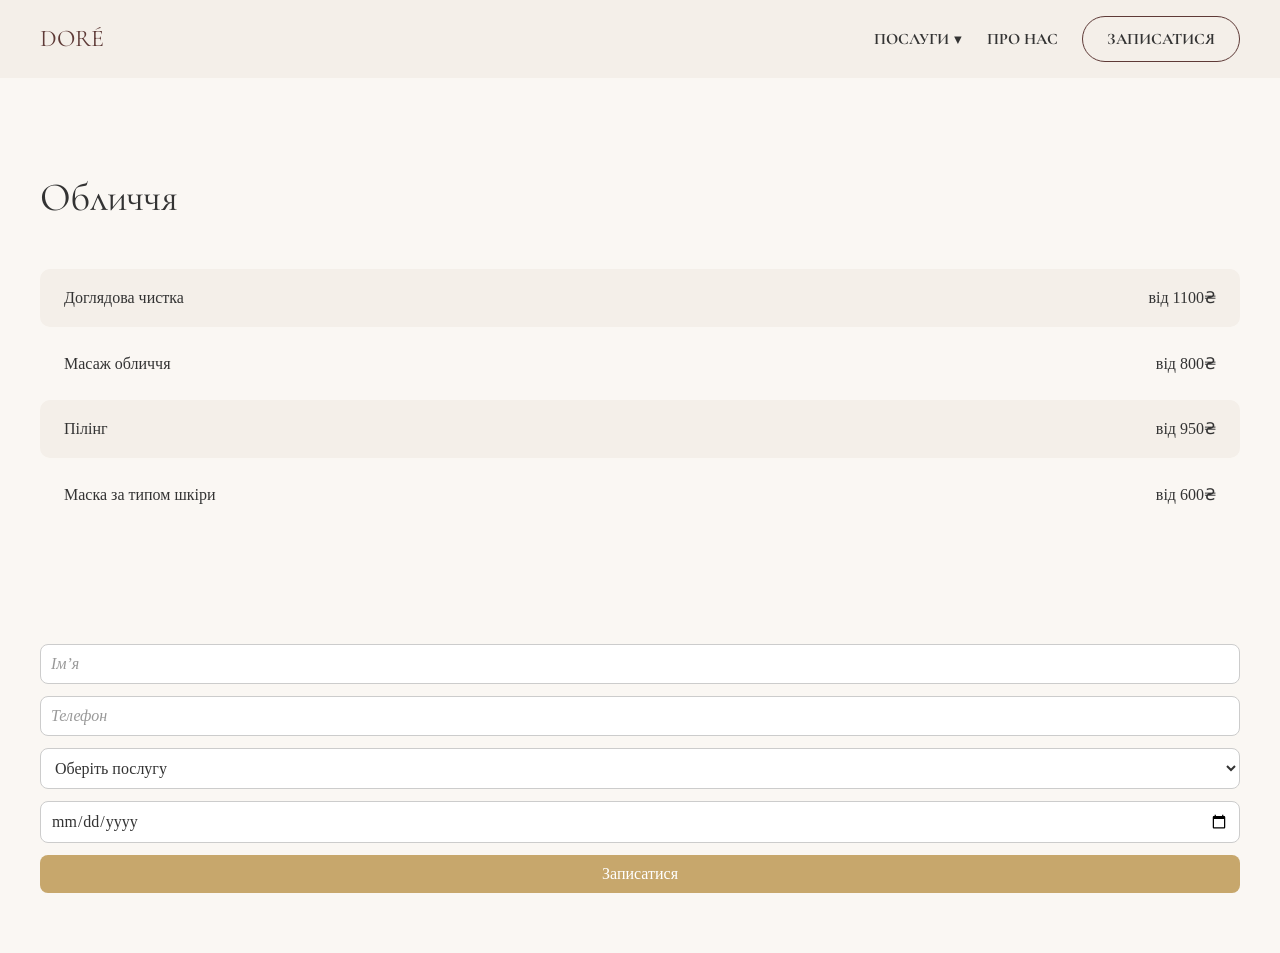
<file: face.html>
<!DOCTYPE html>
<html lang="uk">
<head>
  <meta charset="UTF-8" />
  <meta name="viewport" content="width=device-width, initial-scale=1.0"/>
  <title>Послуги — Обличчя | DORÉ</title>
  <link rel="stylesheet" href="../visual.css" />
  <link href="https://fonts.googleapis.com/css2?family=Cormorant+Garamond&family=Libre+Baskerville&display=swap" rel="stylesheet" />
</head>
<body>
  <header>
    <div class="navbar">
        <a href="index.html" class="logo">DORÉ</a>
      <ul class="nav-menu">
        <li class="dropdown">
          <a href="#">Послуги ▼</a>
          <ul class="dropdown-menu">
            <li><a href="hair.html">Волосся</a></li>
            <li><a href="nails.html">Нігті</a></li>
            <li><a href="face.html">Обличчя</a></li>
            <li><a href="massage.html">Масаж</a></li>
          </ul>
        </li>
        <li><a href="../about.html">Про нас</a></li>
        <li><a href="../#signup" class="signup-btn">Записатися</a></li>
      </ul>
    </div>
  </header>

  <main class="services-category">
    <h1>Обличчя</h1>

    <div class="services-list">
      <div class="service-row">
        <span class="service-name">Доглядова чистка</span>
        <span class="service-price">від 1100₴</span>
      </div>
      <div class="service-row">
        <span class="service-name">Масаж обличчя</span>
        <span class="service-price">від 800₴</span>
      </div>
      <div class="service-row">
        <span class="service-name">Пілінг</span>
        <span class="service-price">від 950₴</span>
      </div>
      <div class="service-row">
        <span class="service-name">Маска за типом шкіри</span>
        <span class="service-price">від 600₴</span>
      </div>
    </div>
  </main>

  <section class="signup">
    <form class="booking-form" action="/send-booking" method="POST">
      <input type="text" name="name" placeholder="Ім’я" required />
      <input type="tel" name="phone" placeholder="Телефон" required />
      <select name="service">
        <option disabled selected>Оберіть послугу</option>
        <option>Доглядова чистка</option>
        <option>Масаж обличчя</option>
        <option>Пілінг</option>
        <option>Маска за типом шкіри</option>
      </select>
      <input type="date" name="date" />
      <button type="submit">Записатися</button>
    </form>
  </section>
</body>
</html>
</file>
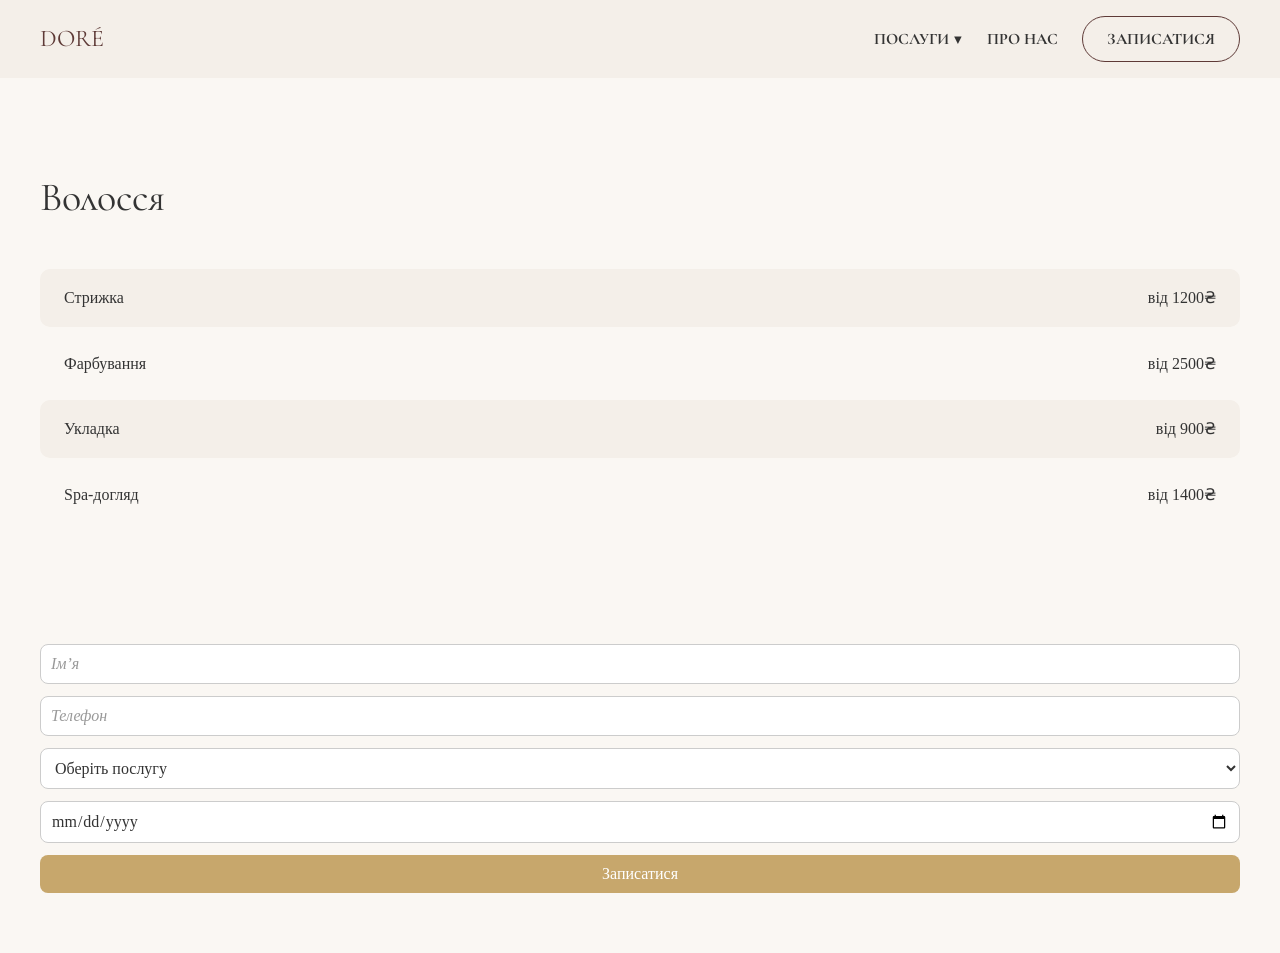
<file: hair.html>
<!DOCTYPE html>
<html lang="uk">
<head>
  <meta charset="UTF-8" />
  <meta name="viewport" content="width=device-width, initial-scale=1.0"/>
  <title>Послуги — Волосся | DORÉ</title>
  <link rel="stylesheet" href="../visual.css" />
  <link href="https://fonts.googleapis.com/css2?family=Cormorant+Garamond&family=Libre+Baskerville&display=swap" rel="stylesheet" />
</head>
<body>
  <header>
    <div class="navbar">
        <a href="index.html" class="logo">DORÉ</a>
      <ul class="nav-menu">
        <li class="dropdown">
          <a href="#">Послуги ▼</a>
          <ul class="dropdown-menu">
            <li><a href="hair.html">Волосся</a></li>
            <li><a href="nails.html">Нігті</a></li>
            <li><a href="face.html">Обличчя</a></li>
            <li><a href="massage.html">Масаж</a></li>
          </ul>
        </li>
        <li><a href="../about.html">Про нас</a></li>
        <li><a href="../#signup" class="signup-btn">Записатися</a></li>
      </ul>
    </div>
  </header>

  <main class="services-category">
    <h1>Волосся</h1>

    <div class="services-list">
      <div class="service-row">
        <span class="service-name">Стрижка</span>
        <span class="service-price">від 1200₴</span>
      </div>
      <div class="service-row">
        <span class="service-name">Фарбування</span>
        <span class="service-price">від 2500₴</span>
      </div>
      <div class="service-row">
        <span class="service-name">Укладка</span>
        <span class="service-price">від 900₴</span>
      </div>
      <div class="service-row">
        <span class="service-name">Spa-догляд</span>
        <span class="service-price">від 1400₴</span>
      </div>
    </div>
  </main>

  <section class="signup">
    <form class="booking-form" action="/send-booking" method="POST">
      <input type="text" name="name" placeholder="Ім’я" required />
      <input type="tel" name="phone" placeholder="Телефон" required />
      <select name="service">
        <option disabled selected>Оберіть послугу</option>
        <option>Стрижка</option>
        <option>Фарбування</option>
        <option>Укладка</option>
        <option>Spa-догляд</option>
      </select>
      <input type="date" name="date" />
      <button type="submit">Записатися</button>
    </form>
  </section>
</body>
</html>
</file>
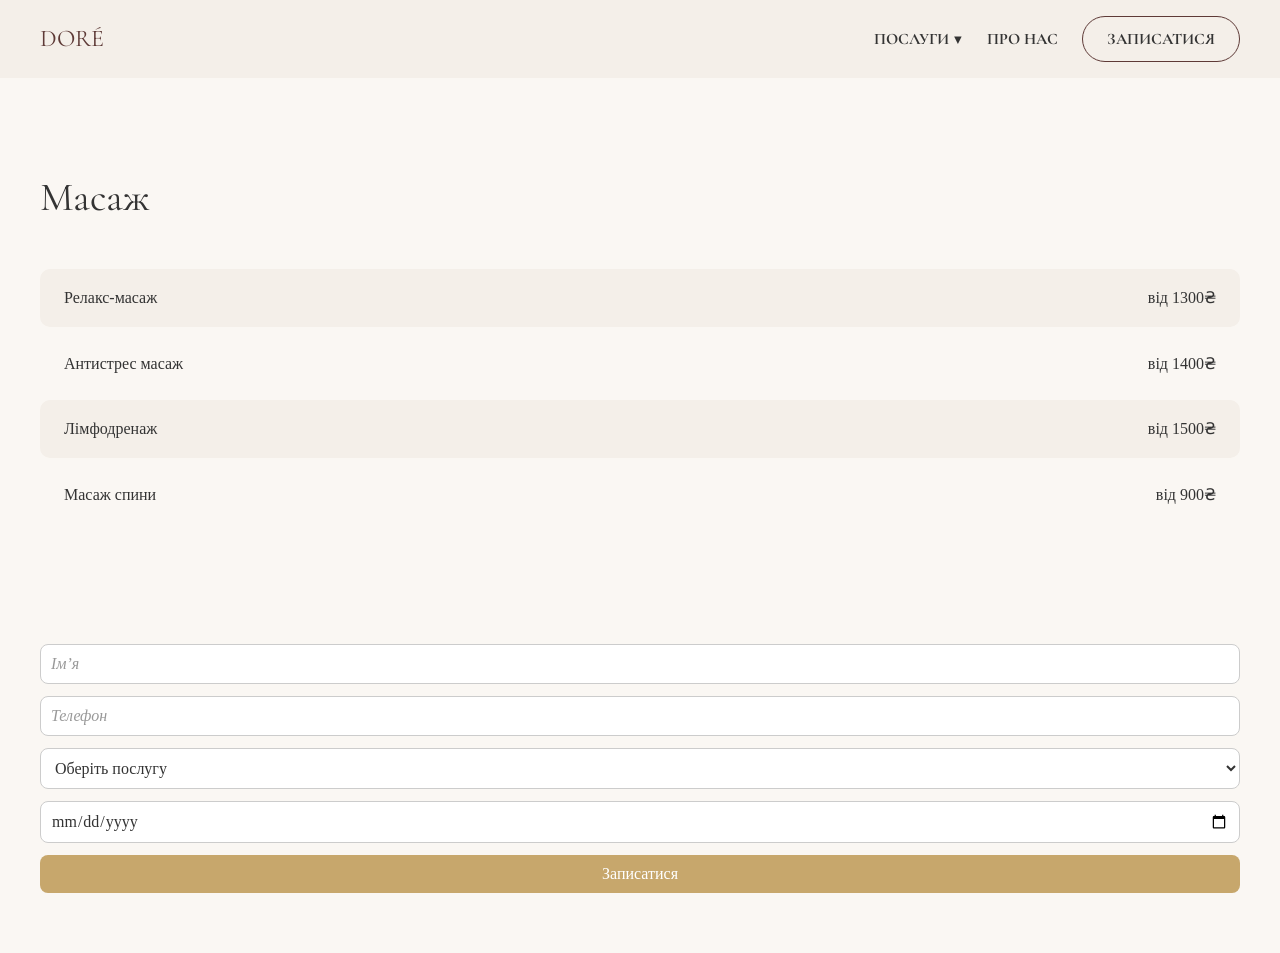
<file: massage.html>
<!DOCTYPE html>
<html lang="uk">
<head>
  <meta charset="UTF-8" />
  <meta name="viewport" content="width=device-width, initial-scale=1.0"/>
  <title>Послуги — Масаж | DORÉ</title>
  <link rel="stylesheet" href="../visual.css" />
  <link href="https://fonts.googleapis.com/css2?family=Cormorant+Garamond&family=Libre+Baskerville&display=swap" rel="stylesheet" />
</head>
<body>
  <header>
    <div class="navbar">
        <a href="index.html" class="logo">DORÉ</a>
      <ul class="nav-menu">
        <li class="dropdown">
          <a href="#">Послуги ▼</a>
          <ul class="dropdown-menu">
            <li><a href="hair.html">Волосся</a></li>
            <li><a href="nails.html">Нігті</a></li>
            <li><a href="face.html">Обличчя</a></li>
            <li><a href="massage.html">Масаж</a></li>
          </ul>
        </li>
        <li><a href="../about.html">Про нас</a></li>
        <li><a href="../#signup" class="signup-btn">Записатися</a></li>
      </ul>
    </div>
  </header>

  <main class="services-category">
    <h1>Масаж</h1>

    <div class="services-list">
      <div class="service-row">
        <span class="service-name">Релакс-масаж</span>
        <span class="service-price">від 1300₴</span>
      </div>
      <div class="service-row">
        <span class="service-name">Антистрес масаж</span>
        <span class="service-price">від 1400₴</span>
      </div>
      <div class="service-row">
        <span class="service-name">Лімфодренаж</span>
        <span class="service-price">від 1500₴</span>
      </div>
      <div class="service-row">
        <span class="service-name">Масаж спини</span>
        <span class="service-price">від 900₴</span>
      </div>
    </div>
  </main>

  <section class="signup">
    <form class="booking-form" action="/send-booking" method="POST">
      <input type="text" name="name" placeholder="Ім’я" required />
      <input type="tel" name="phone" placeholder="Телефон" required />
      <select name="service">
        <option disabled selected>Оберіть послугу</option>
        <option>Релакс-масаж</option>
        <option>Антистрес масаж</option>
        <option>Лімфодренаж</option>
        <option>Масаж спини</option>
      </select>
      <input type="date" name="date" />
      <button type="submit">Записатися</button>
    </form>
  </section>
</body>
</html>
</file>
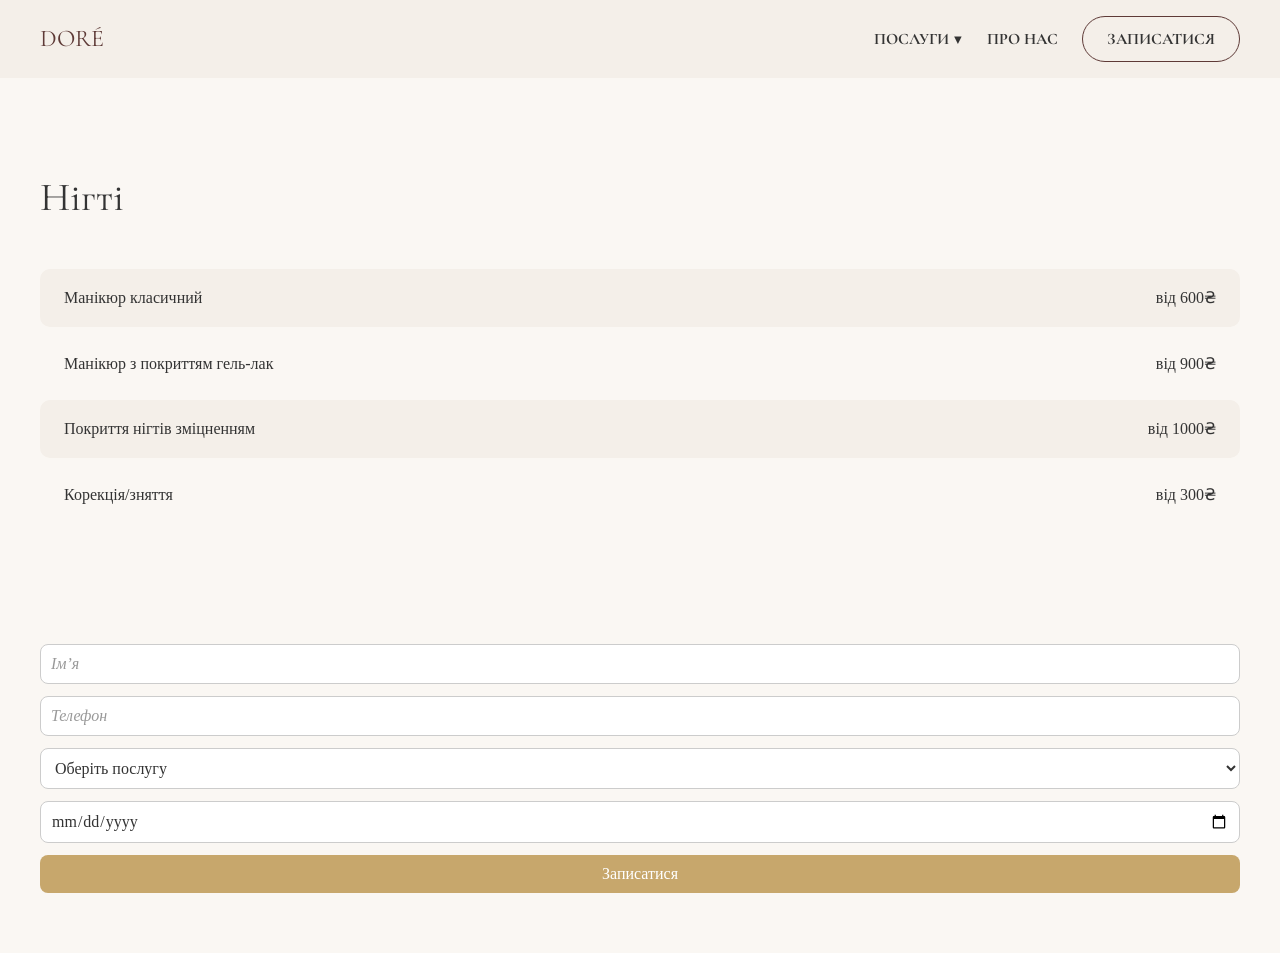
<file: nails.html>
<!DOCTYPE html>
<html lang="uk">
<head>
  <meta charset="UTF-8" />
  <meta name="viewport" content="width=device-width, initial-scale=1.0"/>
  <title>Послуги — Нігті | DORÉ</title>
  <link rel="stylesheet" href="../visual.css" />
  <link href="https://fonts.googleapis.com/css2?family=Cormorant+Garamond&family=Libre+Baskerville&display=swap" rel="stylesheet" />
</head>
<body>
  <header>
    <div class="navbar">
        <a href="index.html" class="logo">DORÉ</a>
      <ul class="nav-menu">
        <li class="dropdown">
          <a href="#">Послуги ▼</a>
          <ul class="dropdown-menu">
            <li><a href="hair.html">Волосся</a></li>
            <li><a href="nails.html">Нігті</a></li>
            <li><a href="face.html">Обличчя</a></li>
            <li><a href="massage.html">Масаж</a></li>
          </ul>
        </li>
        <li><a href="../about.html">Про нас</a></li>
        <li><a href="../#signup" class="signup-btn">Записатися</a></li>
      </ul>
    </div>
  </header>

  <main class="services-category">
    <h1>Нігті</h1>

    <div class="services-list">
      <div class="service-row">
        <span class="service-name">Манікюр класичний</span>
        <span class="service-price">від 600₴</span>
      </div>
      <div class="service-row">
        <span class="service-name">Манікюр з покриттям гель-лак</span>
        <span class="service-price">від 900₴</span>
      </div>
      <div class="service-row">
        <span class="service-name">Покриття нігтів зміцненням</span>
        <span class="service-price">від 1000₴</span>
      </div>
      <div class="service-row">
        <span class="service-name">Корекція/зняття</span>
        <span class="service-price">від 300₴</span>
      </div>
    </div>
  </main>

  <section class="signup">
    <form class="booking-form" action="/send-booking" method="POST">
      <input type="text" name="name" placeholder="Ім’я" required />
      <input type="tel" name="phone" placeholder="Телефон" required />
      <select name="service">
        <option disabled selected>Оберіть послугу</option>
        <option>Манікюр класичний</option>
        <option>Манікюр з гель-лаком</option>
        <option>Зміцнення</option>
        <option>Корекція/зняття</option>
      </select>
      <input type="date" name="date" />
      <button type="submit">Записатися</button>
    </form>
  </section>
</body>
</html>
</file>
<file: visual.css>
/* 🪄 Шрифти */
@font-face {
    font-family: 'Butler';
    src: url('fonts/Butler_Bold.woff2') format('woff2');
    font-weight: bold;
    font-style: normal;
  }
  
  
  /* 🎨 Змінні кольорів і шрифтів */
  :root {
    --font-heading: 'Cormorant Garamond', serif;
    --font-script: 'Great Vibes', cursive;
    --font-body: 'Lora', serif;
  
    --color-creme: #FAF7F3;
    --color-warm-white: #F4EFE9;
    --color-soft-gold: #C7A76C;
    --color-dark-gold: #917B50;
    --color-deep-wine: #5E3A37;
    --color-charcoal: #333333;
    --color-overlay: rgba(0, 0, 0, 0.4);
  }
  
  /* 🔧 Загальні стилі */
  body {
    margin: 0;
    font-family: 'Lora', serif;
    background-color: var(--color-creme);
    color: var(--color-charcoal);
    line-height: 1.6;
  }
  
  h1, h2, h3 {
    font-family: 'Butler', serif;
    font-weight: normal;
  }
  
  .decorative-text {
    font-family: var(--font-script);
  }
  
  
 
  /* 🔝 Header */
  header {
    background-color: var(--color-warm-white);
    padding: 20px 40px;
  }
  
  .logo {
    color: var(--color-deep-wine);
    font-family: var(--font-heading);
    font-size: 1.5rem;
    text-decoration: none;
      
  }
  
  .navbar {
    display: flex;
    
    justify-content: space-between;
    align-items: center;
    max-width: 1440px;
    margin: 0 auto;
    width: 100%;
  }
  .nav-menu {
    list-style: none;
    display: flex;
    gap: 24px;
    padding: 0;
    margin: 0;
  }
  .nav-menu a {
    text-decoration: none;
    color: var(--color-charcoal);
    font-family: var(--font-heading);
    font-size: 1rem;
    font-weight: bold;
    text-transform: uppercase;
  }
  .signup-btn {
    padding: 12px 24px;
    font-size: 1rem;
    text-transform: uppercase;
    background-color: transparent;
    color: var(--color-deep-wine);
    border: 1.5px solid var(--color-deep-wine);
    border-radius: 30px;
    cursor: pointer;
    font-family: var(--font-heading);
    transition: all 0.3s ease;
    text-decoration: none;
  }
  
  .signup-btn:hover {
    background-color: var(--color-deep-wine);
    color: white;
  }
  
  /* Стилі для dropdown */
.dropdown {
    position: relative;
  }
  
  .dropdown-menu {
    display: none;
    position: absolute;
    background-color: var(--color-warm-white);
    padding: 10px 20px;
    list-style: none;
    top: 100%;
    right: 0;
    box-shadow: 0 4px 12px rgba(0,0,0,0.1);
    z-index: 10;
    border-radius: 6px;
  }
  
  .dropdown:hover .dropdown-menu {
    display: block;
  }
  
  .dropdown-menu li {
    margin: 6px 0;
  }
  
  .dropdown-menu a {
    color: var(--color-charcoal);
    text-decoration: none;
    font-size: 0.95rem;
  }
  
  .dropdown-menu a:hover {
    color: var(--color-dark-gold);
  }
  
  /* Hero */
  .hero {
    position: relative;
  height: 100vh;
  overflow: hidden;
    height: 100vh;
    display: flex;
    align-items: center;
    justify-content: center;
  }
  .hero img {
    position: absolute;
    top: 0;
    left: 0;
    object-fit: cover;
    width: 100%;
    height: 100%;
    z-index: 0;
  }
  .hero-overlay {
    position: relative;
    z-index: 1;
    background-color: rgba(255, 255, 255, 0.6);
    padding: 60px;
    max-width: 90%;
    font-size: 3.5rem;
    line-height: 1.4;
    margin: 0 auto;
    display: flex;
    flex-direction: column;
    align-items: flex-start;
  }
  
  .hero-button {
    width: 100%;
    padding: 16px 28px;
    font-size: 1.25rem;
    text-transform: uppercase;
    margin-top: 24px;
    background-color: transparent;
    color: var(--color-deep-wine);
    border: 1.5px solid var(--color-deep-wine);
    border-radius: 30px;
    cursor: pointer;
    font-family: var(--font-heading);
    transition: all 0.3s ease;
  }

  .hero-button:hover {
    background-color: var(--color-deep-wine);
    color: white;
  }
  
  /* Про нас */
  .about {
    background-color: var(--color-warm-white);
    padding: 60px 40px;
  }
  
  .about-content {
    display: flex;
    justify-content: space-between;
    gap: 40px;
  }
  
  .about-text {
    flex: 1;
    text-align: left;
    font-size: 1.2rem;
    line-height: 1.7;
  }
  
  .about-image {
    flex: 1;
    background-image: url('gallery.jpg');
    background-size: cover;
    background-position: center;
    height: 300px;
  }
  
  /* Послуги */
 .services-preview {
  display: grid;
  grid-template-columns: repeat(2, 1fr);
  gap: 20px;
  padding: 60px 40px;
}

.service-block {
  position: relative;
  height: 250px;
  background-size: cover;
  background-position: center;
  cursor: pointer;
  border-radius: 12px;
  overflow: hidden;
  display: flex;
  align-items: center;
  justify-content: center;
  transition: transform 0.3s ease;
}

.service-block:hover {
  transform: scale(1.02);
}

.service-title {
    position: relative;
    z-index: 2;
    width: 80%;
    min-height: 90px;
    font-family: var(--font-heading);
    color: white;
    background-color: rgba(0, 0, 0, 0.4);
    padding: 14px 20px;
    border-radius: 12px;
    text-align: center;
    display: flex;
    flex-direction: column;
    justify-content: center;
    transition: all 0.4s ease;
  }
  
  
  .service-title div {
    font-size: 1.5rem;
    transition: transform 0.4s ease;
  }
  
  .service-title small {
    font-size: 0.85rem;
    margin-top: 8px;
    font-family: var(--font-body);
    opacity: 0;
    transition: opacity 0.4s ease;
  }
  
  /* Ефект при наведенні */
  .service-block:hover .service-title {
    background-color: rgba(0, 0, 0, 0.6);
  }
  
  .service-block:hover .service-title div {
    transform: translateY(-12px);
  }
  
  .service-block:hover .service-title small {
    opacity: 1;
  }
  
  

  #hair { background-image: url('hair.jpg'); }
  #nails { background-image: url('nails.jpg'); }
  #face { background-image: url('face.jpg'); }
  #massage { background-image: url('massage.jpg'); }
  
  /* 📅 Форма */
  .signup {
    background-color: var(--color-creme);
    padding: 60px 40px;
  }
  
  .signup-content {
    display: flex;
    justify-content: space-between;
    gap: 40px;
    align-items: center;
  }
  
  .signup-message {
    flex: 1;
    font-family: var(--font-script);
    font-size: 3.5rem;
  }
  
  .signup form {
    flex: 1;
    display: flex;
    flex-direction: column;
    gap: 12px;
  }
  
  .signup input, .signup button {
    padding: 10px;
    font-size: 1rem;
    font-family: var(--font-body);
    border: 1px solid #ccc;
    border-radius: 8px;
    outline: none;
    transition: border-color 0.3s ease;
    color: var(--color-charcoal);
  }
  
  .signup input::placeholder {
    color: #999;
    font-style: italic;
  }
  
  .signup input:focus {
    border-color: var(--color-dark-gold);
  }
  
  .signup button {
    background-color: var(--color-soft-gold);
    color: #fff;
    border: none;
    cursor: pointer;
  }
  
  /* Footer */
  footer {
    background-color: var(--color-warm-white);
    color: var(--color-deep-wine);
    padding: 40px 20px;
    font-size: 0.9rem;
  }
  footer a {
    color: var(--color-charcoal); /* або будь-який з палітри */
    text-decoration: none;
  }
  footer a:hover {
    color: var(--color-dark-gold);
    text-decoration: underline;
  }
  
  .footer-main {
    display: flex;
    justify-content: space-between;
    flex-wrap: wrap;
    gap: 20px;
  }
  
  .footer-legal {
    text-align: center;
    margin-top: 10px;
  }
  
  .footer-legal a {
    color: var(--color-dark-gold);
  }


  

  
  /* 🧾 Сторінка з переліком послуг */
.service-row {
    display: flex;
    justify-content: space-between;
    padding: 16px 24px;
    font-family: var(--font-body);
    font-size: 1rem;
  }
  
  /* 🔽 Стиль select */
select {
    font-family: var(--font-body); /* або var(--font-heading) */
    font-size: 1rem;
    padding: 10px;
    border: 1px solid #ccc;
    border-radius: 8px;
    color: var(--color-charcoal);
    background-color: white;
  }
  
  select:focus {
    outline: none;
    border-color: var(--color-dark-gold);
  }
  
  
  /* 🎞️ Анімація появи рядків */
  @keyframes fadeUp {
    from {
      opacity: 0;
      transform: translateY(20px);
    }
    to {
      opacity: 1;
      transform: translateY(0);
    }
  }
  
  .service-row {
    animation: fadeUp 0.6s ease both;
  }
  
  .service-row:nth-of-type(1) { animation-delay: 0.1s; }
.service-row:nth-of-type(2) { animation-delay: 0.2s; }
.service-row:nth-of-type(3) { animation-delay: 0.3s; }
.service-row:nth-of-type(4) { animation-delay: 0.4s; }
.services-category {
    padding: 60px 40px;
  }
  
  .services-category h1 {
    font-family: var(--font-heading);
    font-size: 2.5rem;
    margin-bottom: 40px;
  }
  
  .services-list {
    display: flex;
    flex-direction: column;
    gap: 8px;
  }
  
  .service-row {
    display: flex;
    justify-content: space-between;
    align-items: center;
    background-color: var(--color-warm-white);
    padding: 16px 24px;
    border-radius: 10px;
    font-family: var(--font-body);
    font-size: 1rem;
    transition: background-color 0.3s ease;
  }
  
  .service-row:nth-of-type(even) {
    background-color: transparent;
  }
  
  .service-name {
    font-weight: 500;
  }
  
  .service-price {
    white-space: nowrap;
  }
</file>
